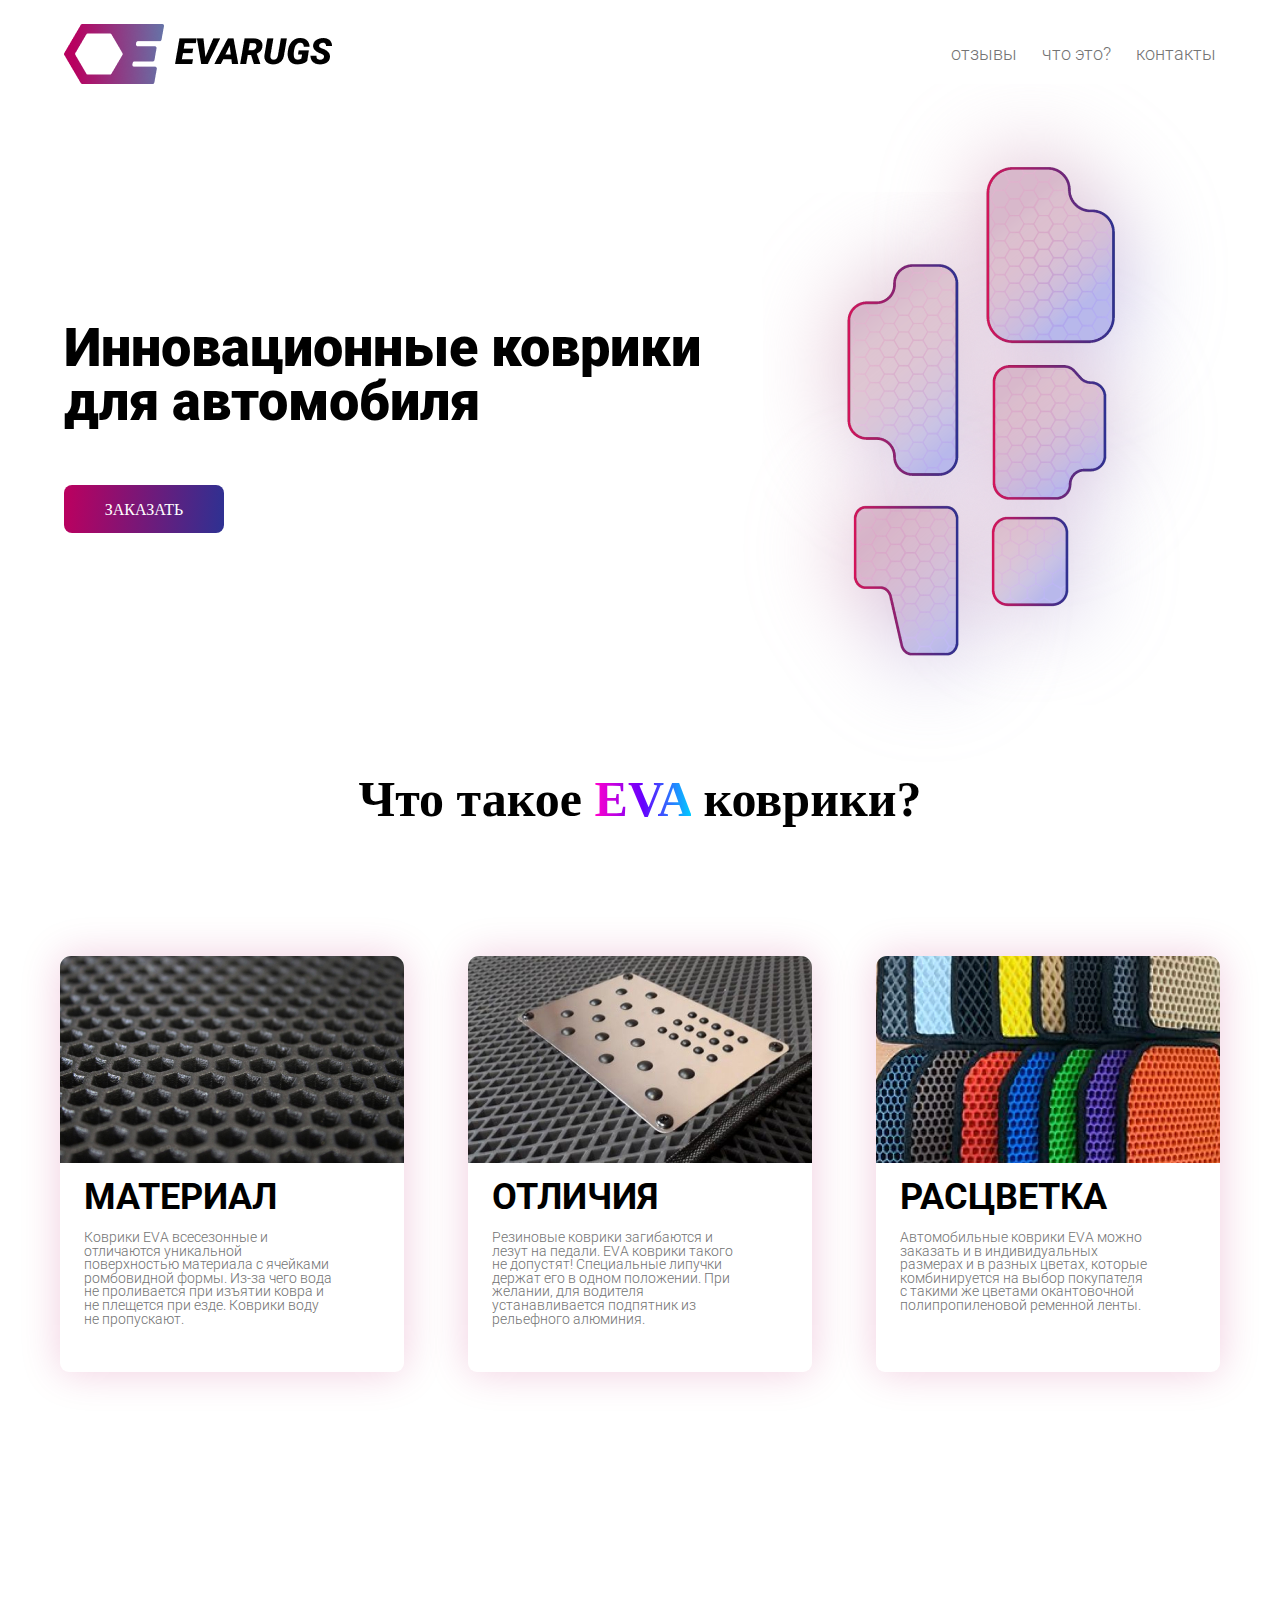
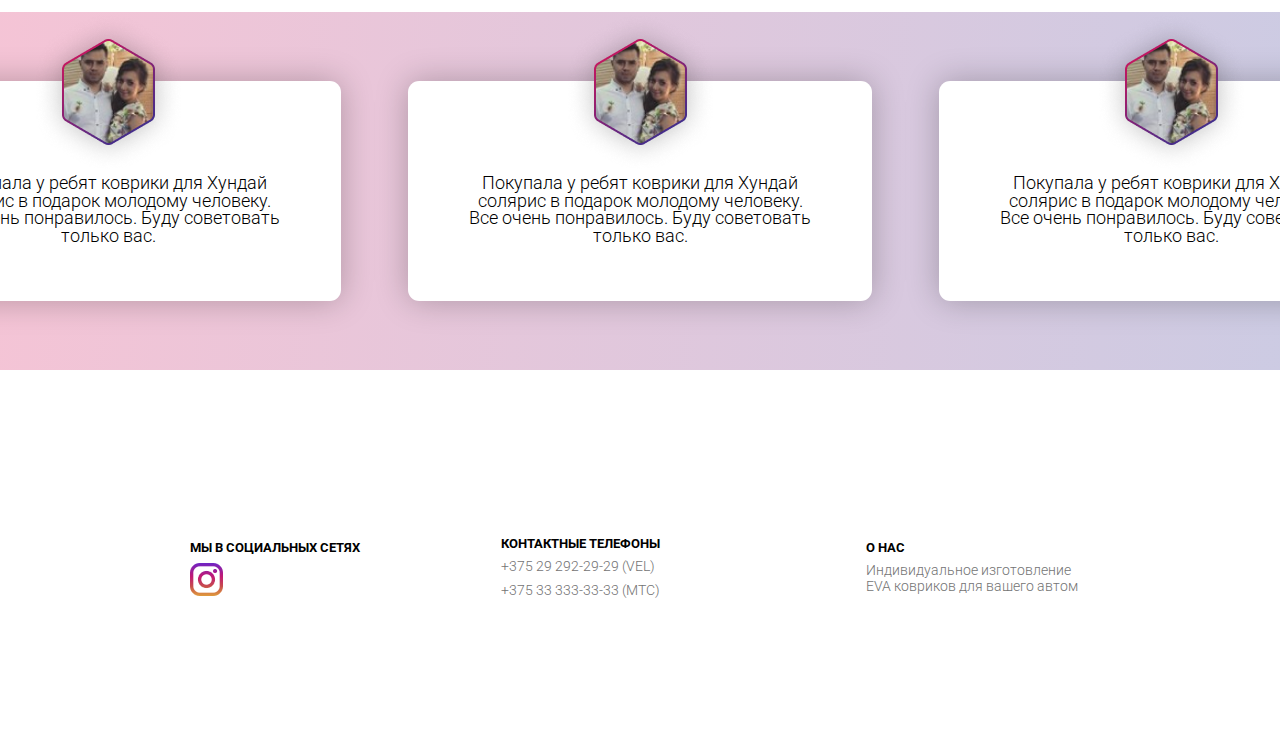
<file: index.html>
<!DOCTYPE html>
<html lang="en">
<head>
    <meta charset="UTF-8">
    <meta name="viewport" content="width=device-width, initial-scale=1.0">
    <title>Document</title>
    <link rel="stylesheet" href="style.css">
    <link rel="preconnect" href="https://fonts.googleapis.com">
<link rel="preconnect" href="https://fonts.gstatic.com" crossorigin>
<link href="https://fonts.googleapis.com/css2?family=DM+Serif+Display:ital@0;1&family=Inter:ital,opsz,wght@0,14..32,100..900;1,14..32,100..900&family=Mulish:ital,wght@0,200..1000;1,200..1000&family=Nosifer&family=Nunito+Sans:ital,opsz,wght@0,6..12,200..1000;1,6..12,200..1000&family=Open+Sans:ital,wght@0,300..800;1,300..800&family=Public+Sans:ital,wght@0,100..900;1,100..900&family=Quantico:ital,wght@0,400;0,700;1,400;1,700&family=Roboto+Mono:ital,wght@0,100..700;1,100..700&family=Roboto:ital,wght@0,100..900;1,100..900&family=Rubik:ital,wght@0,300..900;1,300..900&display=swap" rel="stylesheet">
</head>
<body>
    <header class="">
        <div class="container">
        <nav class="nav">
            <img src="img/Group 2.png" alt="">
            <ul class="nav__bar">
                <li><a href="">отзывы</a></li>
                <li><a href="">что это?</a></li>
                <li><a href="">контакты</a></li>
            </ul>
        </nav>
        </div>
        <div class="back">
        <div class="info container">
            <div class="text">
                <h2>Инновационные коврики 
для автомобиля</h2>
                <a href="index2.html">ЗАКАЗАТЬ</a>
            </div>
            <img src="img/коврф 1.png" alt="" class="heh">
        </div>
        </div>
    </header>
    <h2 class="guy">Что такое <span class="rehe">EVA</span> коврики?</h2>
    <main class="main container">
        <div class="card">
            <img src="img/image00004 1.jpg" alt="">
             <h2>МАТЕРИАЛ</h2>
             <p>Коврики EVA всесезонные и отличаются уникальной поверхностью материала с ячейками ромбовидной формы. Из-за чего вода не проливается при изъятии ковра и не плещется при езде. Коврики воду не пропускают.</p>
        </div>
        <div class="card">
            <img src="img/file 1.jpg" alt="">
             <h2>ОТЛИЧИЯ</h2>
             <p>Резиновые коврики загибаются и лезут на педали. EVA коврики такого не допустят! Специальные липучки держат его в одном положении. При желании, для водителя устанавливается подпятник из рельефного алюминия.</p>
        </div>
        <div class="card">
            <img src="img/kov1-1-300x225 1.jpg" alt="">
             <h2>РАСЦВЕТКА</h2>
             <p>Автомобильные коврики EVA можно заказать и в индивидуальных размерах и в разных цветах, которые комбинируется на выбор покупателя с такими же цветами окантовочной полипропиленовой ременной ленты.</p>
        </div>
    </main>

    <div class="beck">
    <div class="coment">
        <div class="gay">
            <img src="img/Mask Group.png" alt="">
            <p>Покупала у ребят коврики для Хундай солярис в подарок молодому человеку. Все очень понравилось. Буду советовать только вас.</p>
        </div>
        <div class="gay">
            <img src="img/Mask Group.png" alt="">
            <p>Покупала у ребят коврики для Хундай солярис в подарок молодому человеку. Все очень понравилось. Буду советовать только вас.</p>
        </div>
        <div class="gay">
            <img src="img/Mask Group.png" alt="">
            <p>Покупала у ребят коврики для Хундай солярис в подарок молодому человеку. Все очень понравилось. Буду советовать только вас.</p>
        </div>
    </div>
    </div>

    <div class="ulan">
        <div class="rg">
            <h2>МЫ В СОЦИАЛЬНЫХ СЕТЯХ</h2>
            <img src="img/512px-Instagram_new 1.png" alt="" width="33px" height="33px">
        </div>
        <div class="rg">
            <h2>КОНТАКТНЫЕ ТЕЛЕФОНЫ</h2>
            <a href="" class="pidagog"> +375 29 292-29-29 (VEL)
                      <a href="">+375 33 333-33-33 (МТС)</a> 
            </a>
        </div>
        <div class="rg">
            <h2>О НАС</h2>
            <a href="">Индивидуальное изготовление EVA ковриков для вашего автом</a>
        </div>
    </div>
</body>
</html>
</file>
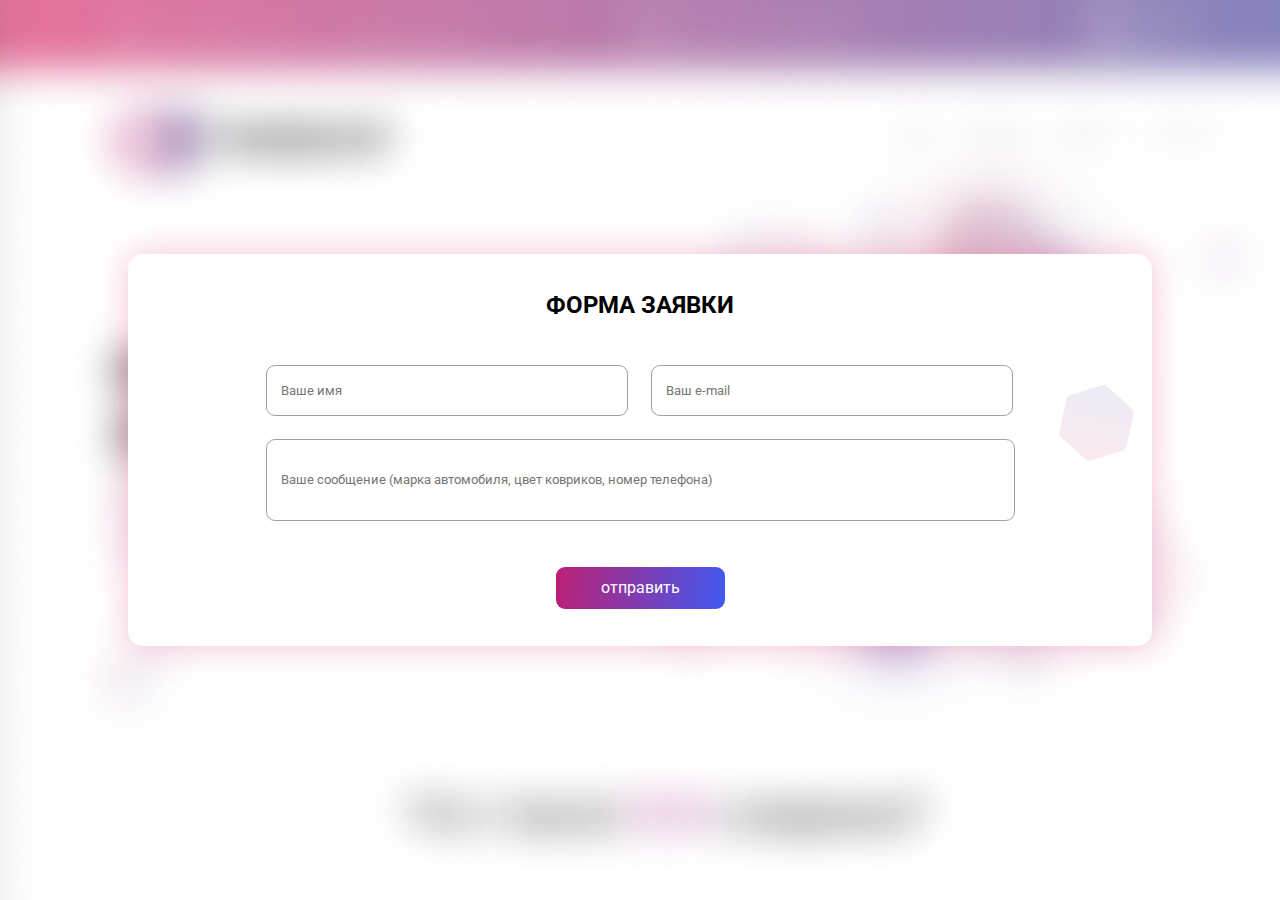
<file: index2.html>
<!DOCTYPE html>
<html lang="en">
<head>
    <meta charset="UTF-8">
    <meta name="viewport" content="width=device-width, initial-scale=1.0">
    <title>Document</title>
    <link rel="stylesheet" href="style2.css">
    <link rel="preconnect" href="https://fonts.googleapis.com">
<link rel="preconnect" href="https://fonts.gstatic.com" crossorigin>
<link href="https://fonts.googleapis.com/css2?family=DM+Serif+Display:ital@0;1&family=Inter:ital,opsz,wght@0,14..32,100..900;1,14..32,100..900&family=Mulish:ital,wght@0,200..1000;1,200..1000&family=Nosifer&family=Nunito+Sans:ital,opsz,wght@0,6..12,200..1000;1,6..12,200..1000&family=Open+Sans:ital,wght@0,300..800;1,300..800&family=Public+Sans:ital,wght@0,100..900;1,100..900&family=Quantico:ital,wght@0,400;0,700;1,400;1,700&family=Roboto+Mono:ital,wght@0,100..700;1,100..700&family=Roboto:ital,wght@0,100..900;1,100..900&family=Rubik:ital,wght@0,300..900;1,300..900&display=swap" rel="stylesheet">
</head>
<body>
    <div class="vhod">
        <h2>ФОРМА ЗАЯВКИ</h2>
        <div class="put">
            <input type="text" placeholder="Ваше имя" class="jigar">
            <input type="email" placeholder="Ваш e-mail" class="jigar">
            <input type="text" placeholder="Ваше сообщение (марка автомобиля, цвет ковриков, номер телефона)" class="qot">
        </div>
        <a href="">отправить</a>
    </div>
</body>
</html>
</file>
<file: style.css>
*{
    margin: 0;
    padding: 0;
    box-sizing: border-box;
    list-style: none;
    text-decoration: none;
}

:root{
    --text-white:white;
    --text-black:black;
    --text-gray:#737373;
    --font-r:'Roboto';
    --bg-r: linear-gradient(95.2deg, #B90160 2.23%, #2E3192 99.51%);
    --bg-z: linear-gradient(94.31deg, rgba(212, 20, 90, 0.25) 0.96%, rgba(46, 49, 146, 0.25) 104.83%);
    --font-size:50px;
    --font-size-card:36px;
}

.container{
    max-width: 90%;
    margin: 0 auto;
}

.nav{
    display: flex;
    align-items: center;
    justify-content: space-between;
    margin-top: 1.5rem;
}

.nav__bar{
    display: flex;
    align-items: center;
    gap: 25px;
}

.nav__bar li a{
    font-family: Roboto;
font-weight: 300;
font-size: 18px;
line-height: 100%;
letter-spacing: 0%;
text-align: center;
color: var(--text-gray);
}

.info{
    display: flex;
    justify-content: space-between;
    align-items: center;
}

.text{
    display: flex;
    flex-direction: column;
}
.text h2{
color: var(--text-black);
font-family: Roboto;
font-weight: 900;
font-size: 3.4rem;
line-height: 100%;
letter-spacing: 0%;
width: 40.5rem;
}

.text a{
    width: 10rem;
    height: 3rem;
    background: var(--bg-r);
    color: var(--text-white);
    text-align: center;
    padding-top: 1rem;
    border-radius: 0.5rem;
    margin-top: 3.5rem;
}

.rehe{
    background: linear-gradient(90deg, #ff00cc, #6600ff, #00ccff);;
    -webkit-background-clip: text;
    -webkit-text-fill-color: transparent;
}  

.guy{
    text-align: center;
    font-size: var(--font-size);
}

.main{
    display: flex;
    gap: 4rem;
    justify-content: center;
    margin-top: 8rem;
    margin-bottom: 15rem;
}

.card{
    display: flex;
    flex-direction: column;
    gap: 1rem;
    border-radius: 9px;
    width: 21.5rem;
    height: 26rem;
    box-shadow: 0px 0px 40px 0px #B8005F33;
}

.card img{
    border-top-left-radius: 0.7rem;
    border-top-right-radius: 0.7rem;
}

.card h2{
    font-family: Roboto;
font-weight: 700;
font-size: var(--font-size-card);
line-height: 100%;
letter-spacing: 0%;
padding-left: 1.5rem;
}

.card p{
    font-family: Roboto;
font-weight: 300;
font-size: 0.85rem;
line-height: 100%;
letter-spacing: 0%;
color: var(--text-gray);
width:17rem;
height: 7.5rem;
padding-left: 1.5rem;
}

.beck{
    background: var(--bg-z);
}

.coment{
    display: flex;
    gap: 4.2rem;
    height: 22.4rem;
    width: 100%;
    align-items: center;
    justify-content: center;
}

.gay{
    display: flex;
    justify-content: center;
    align-items: center;
    flex-direction: column;
    border-radius: 0.7rem;
    box-shadow: 0rem 0rem 2rem 0rem #00000040;
    background-color: var(--text-white);
    padding: 3.5rem;
}

.gay img{
    display: flex;
    margin-top: -8rem;
}

.gay p{
    font-family: Roboto;
font-weight: 300;
font-size: 1.1rem;
line-height: 100%;
letter-spacing: 0%;
text-align: center;
width: 22rem;
}

.ulan{
    display: flex;
    align-items: center;
    justify-content: center;
    gap: 8.8rem;
    padding-top: 10.5rem;
    padding-bottom: 9rem;
}

.none{
    display: none;
}

.rg{
    display: flex;
    flex-direction: column;
    gap: 0.5rem;
}

.rg a{
    font-family: Roboto;
font-weight: 300;
font-size: 0.9rem;
line-height: 1rem;
letter-spacing: 0%;
color: var(--text-gray);
width: 14rem;
}

.pidagog{
    font-family: Roboto;
font-weight: 300;
font-size: 14px;
line-height: 9.5px;
letter-spacing: 0%;

}

.rg h2{
    font-family: Roboto;
font-weight: 700;
font-size: 0.8rem;
line-height: 100%;
letter-spacing: 0%;

}

@media (max-width:768px){
    .nav__bar{
        display: none;
    }
    .nav{
        margin-bottom: 0px;
    }
    .nav img{
        width: 15rem;
        height: 4rem;
        align-items: center;
    }

    .info{
        gap: 3rem;
    }

    .text h2{
        width: 20.5rem;
    }

     .info img{
        width: 21rem;
        height: 29.5rem;
     }

     .text a{
        width: 8.8rem;
        height: 2.5rem;
        font-family: Roboto;
font-weight: 900;
font-size: 1rem;
line-height: 100%;
letter-spacing: 0%;
text-align: center;
padding-top: -0.1rem;
     }

     .guy{
        font-family: Roboto;
font-weight: 900;
font-size: 2.6rem;
line-height: 100%;
letter-spacing: 0%;
text-align: center;

     }

     .card{
        width: 37rem;
        height: 19.5rem;
        gap: 0.5rem;
     }

     .card img{
        width: 37rem;
        height: 12rem;
     }
     
     .card h2{
        font-size: 2.3rem;
     }

     .card p{
        width: 499px;
        height: 80px;
     }



     .main{
        flex-direction: column;
        justify-content: center;
        align-items: center;
     }

     .beck{
        height: 59rem;
        display: flex;
        align-items: center;
     }


     .gay img{
        width: 93px;
        height: 106px;
     }

     .coment{
        flex-direction: column;
        justify-content: center;
        align-items: center;
        gap: 11rem;
     }

     .ulan{
        gap: 2rem;
     }
}

@media(max-width:320px){
    .nav img{
        justify-content: center;
    }
    
    .heh{
        display: none;
    }
    .info{
        align-items: center;
        justify-content: center;
    }

    .nav img{
        width: 183.3600311279297px;
height: 36px;
    }

    .text{
        align-items: center;
        padding-top: 1rem;
    }

    .text h2{
        font-family: Roboto;
font-weight: 900;
font-size: 25px;
line-height: 25px;
letter-spacing: 0%;
text-align: center;
width: 194px;
height: 75px;

    }

   
   .back{
    background: url(img/подложка\ 1.png);
    height: 255.99996948242284px;
    width: 100%;
    background-size: cover;
    background-repeat: no-repeat;
   }

    .card{
        width: 16.5rem;
height: 22.5rem;

    }

    .card img{
        width: 16.5rem;
        height: 11.4rem;
    }

    .card p{
        width: 222px;
height: 131.5px;

    }

    .guy{
font-family: Roboto;
font-weight: 400;
font-size: 20px;
line-height: 100%;
letter-spacing: 0%;
text-align: center;
margin-top: -2rem;
margin-bottom: -4rem;
    }

    .gay{
     width: 267px;
height: 210px;
align-items: center;
justify-content: center;
    }

    .gay p{
width: 267px;
height: 74px;
text-align: center;
font-family: Roboto;
font-weight: 300;
font-size: 12px;
line-height: 100%;
letter-spacing: 0%;
text-align: center;

    }

    .ulan{
        flex-direction: column;
        align-items: center;
        justify-content: center;
    }

    header{
        align-items: center;
        justify-content: center;
    }

}
</file>
<file: style2.css>
*{
    margin: 0;
    padding: 0;
    box-sizing: border-box;
    text-decoration: none;
    list-style: none;
    font-family: 'Roboto';
}

body{
    display: flex;
    align-items: center;
    justify-content: center;
    background: url(Rectangle\ 18.png);
    height: 100vh;
    width: 100%;
    background-repeat: no-repeat;
    background-size: cover;
}

.vhod{
    background: url(Mask\ Group.svg);
    width: 80%;
height: 392.1844787597656px;
display: flex;
align-items:center;
justify-content: center;
flex-direction: column;
gap: 46px;
background-color: white;
box-shadow: 0px 0px 35px 0px #D4145A40;
border-radius: 15px;
}

.put{
    display: flex;
    width: 749px;
    flex-wrap: wrap;
    gap: 23px;

}

.put input{
    padding-left: 14px;
    border: 1px solid #A1A1A1
}



.jigar{
    width: 362.4922790527344px;
height: 50.724178314208984px;
top: 388.58px;
left: 369.27px;
border-radius: 9px;
border-width: 1px;

}

.qot{
    width: 749.72802734375px;
height: 81.65354919433594px;
border-radius: 9px;
border-width: 1px;
display: flex;
}

.vhod a{
    background: linear-gradient(96.12deg, #D4145A -21.03%, #3D5BF5 103.56%);
width: 169px;
height: 42px;
border-radius: 9px;
color: white;
display: flex;
align-items: center;
justify-content: center;
text-align: center;
}

@media (max-width:768px){
    body{
        background: url(Rectangle\ 18\ \(2\).png);
        background-repeat: no-repeat;
        background-size: cover;
        height: 100vh;
        display: flex;
        align-items: center;
        justify-content: center;
    }
    
    .vhod{
        width: 80%;
        background: url(Mask\ Group\ \(1\).png);
        background-size: 100%;
        background-size: cover;
        background-repeat: no-repeat;
        background-color: white;
    }

    .jigar{
        width: 432px;
height: 41px;
border-radius: 9px;
border-width: 1px;

    }

    .qot{
        width: 432px;
height: 95px;
border-radius: 9px;
border-width: 1px;

    }

    .put{
        align-items: center;
        justify-content: center;    
    }

    .vhod a{
        width: 137px;
height: 34px;
border-radius: 9px;

    }

    .vhod h2{
        font-family: Roboto;
font-weight: 500;
font-size: 24px;
line-height: 100%;
letter-spacing: 0%;
text-align: center;

    }
}

@media (max-width:320px){
    .body{
     background: url(Rectangle\ 18\ \(1\).png);
     background-repeat: no-repeat;
     background-size: cover;
    }
    
    .vhod {
        display: flex;
        align-items: center;
        justify-content: center;
        background: white;
        width: 90%;
height: 298px;
border-width: 1px;
gap: 20px;
    }

    .vhod h2{
        font-family: Roboto;
font-weight: 500;
font-size: 15px;
line-height: 100%;
letter-spacing: 0%;
text-align: center;

    }

    .put{
        gap: 19px;
        flex-direction: column;
    }

    .jigar{
        width: 212px;
height: 20px;
border-width: 1px;
border-radius: 9px;

    }

    .qot{
        width: 212px;
height: 95px;
border-width: 1px;
border-radius: 9px;
text-align: center;
    }

    .vhod a{
        width: 58px;
height: 18px;
border-radius: 4px;
font-family: Roboto;
font-weight: 400;
font-size: 9px;
line-height: 100%;
letter-spacing: 0%;
text-align: center;

    }
}
</file>
